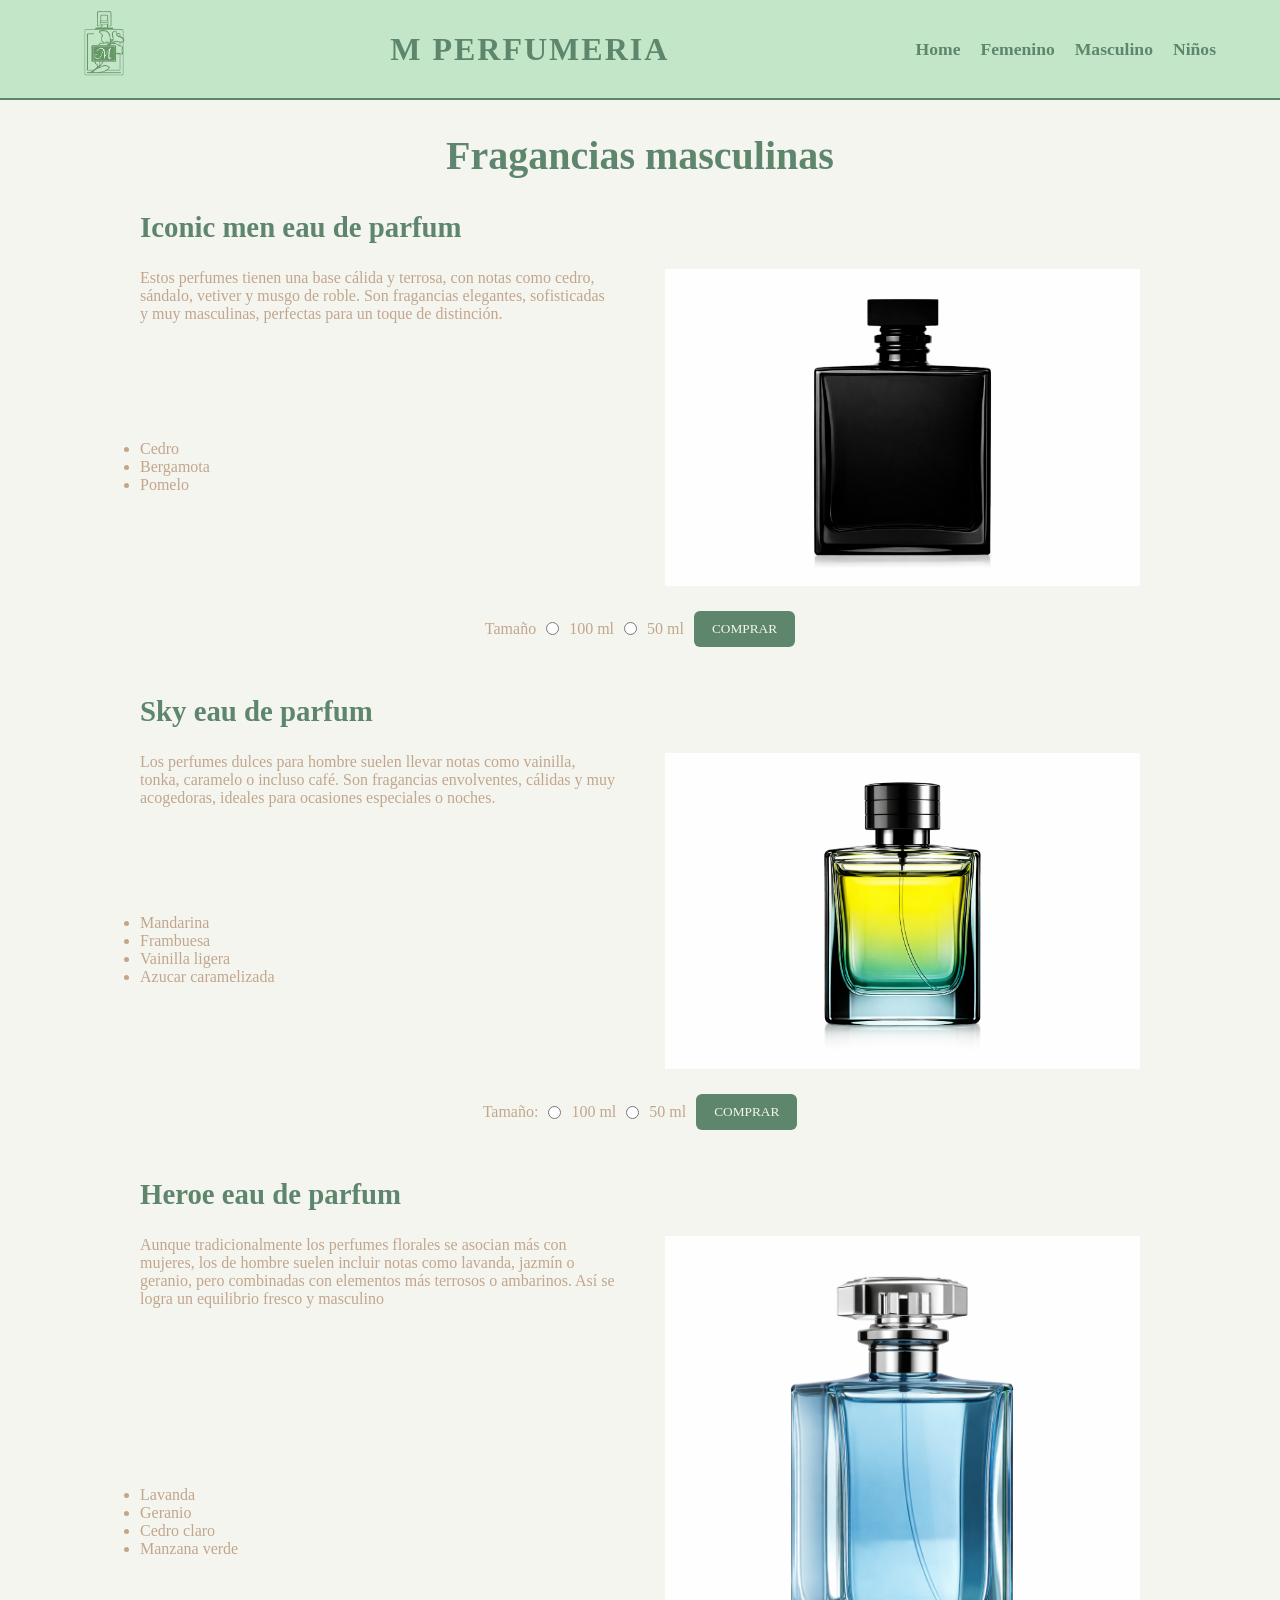
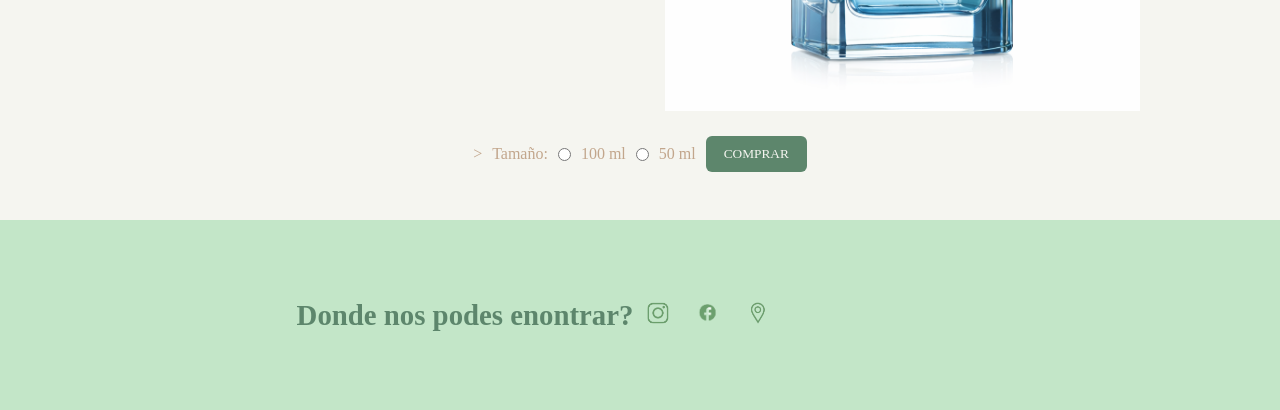
<file: pages/hombres.html>
<!DOCTYPE html>
<html lang="en">

<head>
    <meta charset="UTF-8">
    <meta name="viewport" content="width=device-width, initial-scale=1.0">
    <meta name="description"
        content="Descubrí nuestra colección de perfumes para hombre. Desde fragancias amaderadas y sofisticadas hasta notas frescas y cítricas para el día a día en M Perfumería.">
    <title>Hombres-M perfumeria</title>
    <link rel="stylesheet" href="../css/estilos.css">
</head>

<body>
    <header class="fondo">
        <a href=""><img class="logo" src="../img/logo.png" alt="Logo de marca"></a>
        <h1>M PERFUMERIA</h1>
        <nav>
            <ul>
                <li><a href="../index.html">Home</a></li>
                <li><a href="./mujer.html">Femenino</a></li>
                <li><a href="#">Masculino</a></li>
                <li><a href="./niños.html">Niños</a></li>
            </ul>
        </nav>
    </header>


    <main>
        <h2>Fragancias masculinas</h2>
        <div class="hombre1">
            <img class="producto imgh1" src="../img/hombre_amaderado.png"
                alt="perfume iconic men, fragancia amaderada con notas de cedro, bergamota y pomelo">
            <h3 class="tituloh1">Iconic men eau de parfum</h3>
            <form class="tipografia comprah1" action="/submit" method="post">

                <label for="Tamaño">Tamaño</label>
                <input type="radio">
                <label for="">100 ml</label>
                <input type="radio">
                <label for="">50 ml</label>
                <input type="submit" value="COMPRAR">
            </form>

            <p class="tipografia textoh1">Estos perfumes tienen una base cálida y terrosa, con notas como cedro,
                sándalo, vetiver y musgo de roble. Son fragancias
                elegantes, sofisticadas y muy masculinas, perfectas para un toque de distinción.</p>
            <ul class="tipografia ingredientesh1">
                <li>Cedro</li>
                <li>Bergamota</li>
                <li>Pomelo</li>
            </ul>
        </div>


        <div class="hombre2">
            <img class="producto imgh2" src="../img/hombre_dulce.png"
                alt="perfume sky men, fragancia dulce, con notas de mandarina, frambuesa, vainilla ligera y azucar caramelizada">
            <h3 class="tituloh2">Sky eau de parfum </h3>
            <form class="tipografia comprah2 " action="/submit" method="post">
                <label for="tamaño">Tamaño:</label>
                <input type="radio">
                <label for="">100 ml</label>
                <input type="radio">
                <label for="">50 ml</label>
                <input type="submit" value="COMPRAR">
            </form>

            <p class="tipografia textoh2">Los perfumes dulces para hombre suelen llevar notas como vainilla, tonka,
                caramelo o incluso café. Son fragancias
                envolventes, cálidas y muy acogedoras, ideales para ocasiones especiales o noches. </p>
            <ul class="tipografia ingredientesh2">
                <li>Mandarina</li>
                <li>Frambuesa</li>
                <li>Vainilla ligera</li>
                <li>Azucar caramelizada</li>
            </ul>
        </div>

        <div class="hombre3">
            <img class="producto imgh3" src="../img/hombre_floral.png"
                alt="perfume Heroe, fragancia floral, con notas lavanda, geranio, cedro claro y manzana verde">
            <h3 class="tituloh3">Heroe eau de parfum</h3>
            <form class="tipografia comprah3" action="/submit" method="post">>
                <label for="tamaño">Tamaño:</label>
                <input type="radio">
                <label for="">100 ml</label>
                <input type="radio">
                <label for="">50 ml</label>
                <input type="submit" value="COMPRAR">
            </form>

            <p class="tipografia textoh3">Aunque tradicionalmente los perfumes florales se asocian más con mujeres, los
                de hombre suelen incluir notas como
                lavanda, jazmín o geranio, pero combinadas con elementos más terrosos o ambarinos. Así se logra un
                equilibrio fresco y
                masculino</p>

            <ul class="tipografia ingredientesh3">
                <li>Lavanda</li>
                <li>Geranio</li>
                <li>Cedro claro</li>
                <li>Manzana verde</li>
            </ul>
        </div>


    </main>

    <footer class="fondo">
        <h3>Donde nos podes enontrar?</h3>
        <a href=""><img class="redes" src="../img/instagram.png" alt="instagram"></a>
        <a href=""><img class="redes" src="../img/facebook.png" alt="facebook"></a>
        <a href=""><img class="redes" src="../img/ubicacion.png" alt="ubicación"></a>
        <iframe
            src="https://www.google.com/maps/embed?pb=!1m18!1m12!1m3!1d3284.718202139475!2d-58.43477722565514!3d-34.585996256560136!2m3!1f0!2f0!3f0!3m2!1i1024!2i768!4f13.1!3m3!1m2!1s0x95bcc945173b3dd7%3A0xe8a347bb55df550c!2sCoderhouse!5e0!3m2!1ses!2sar!4v1768933037406!5m2!1ses!2sar"
            width="200" height="150" style="border:0;" allowfullscreen="" loading="lazy"
            referrerpolicy="no-referrer-when-downgrade"></iframe>

    </footer>

</body>

</html>
</file>
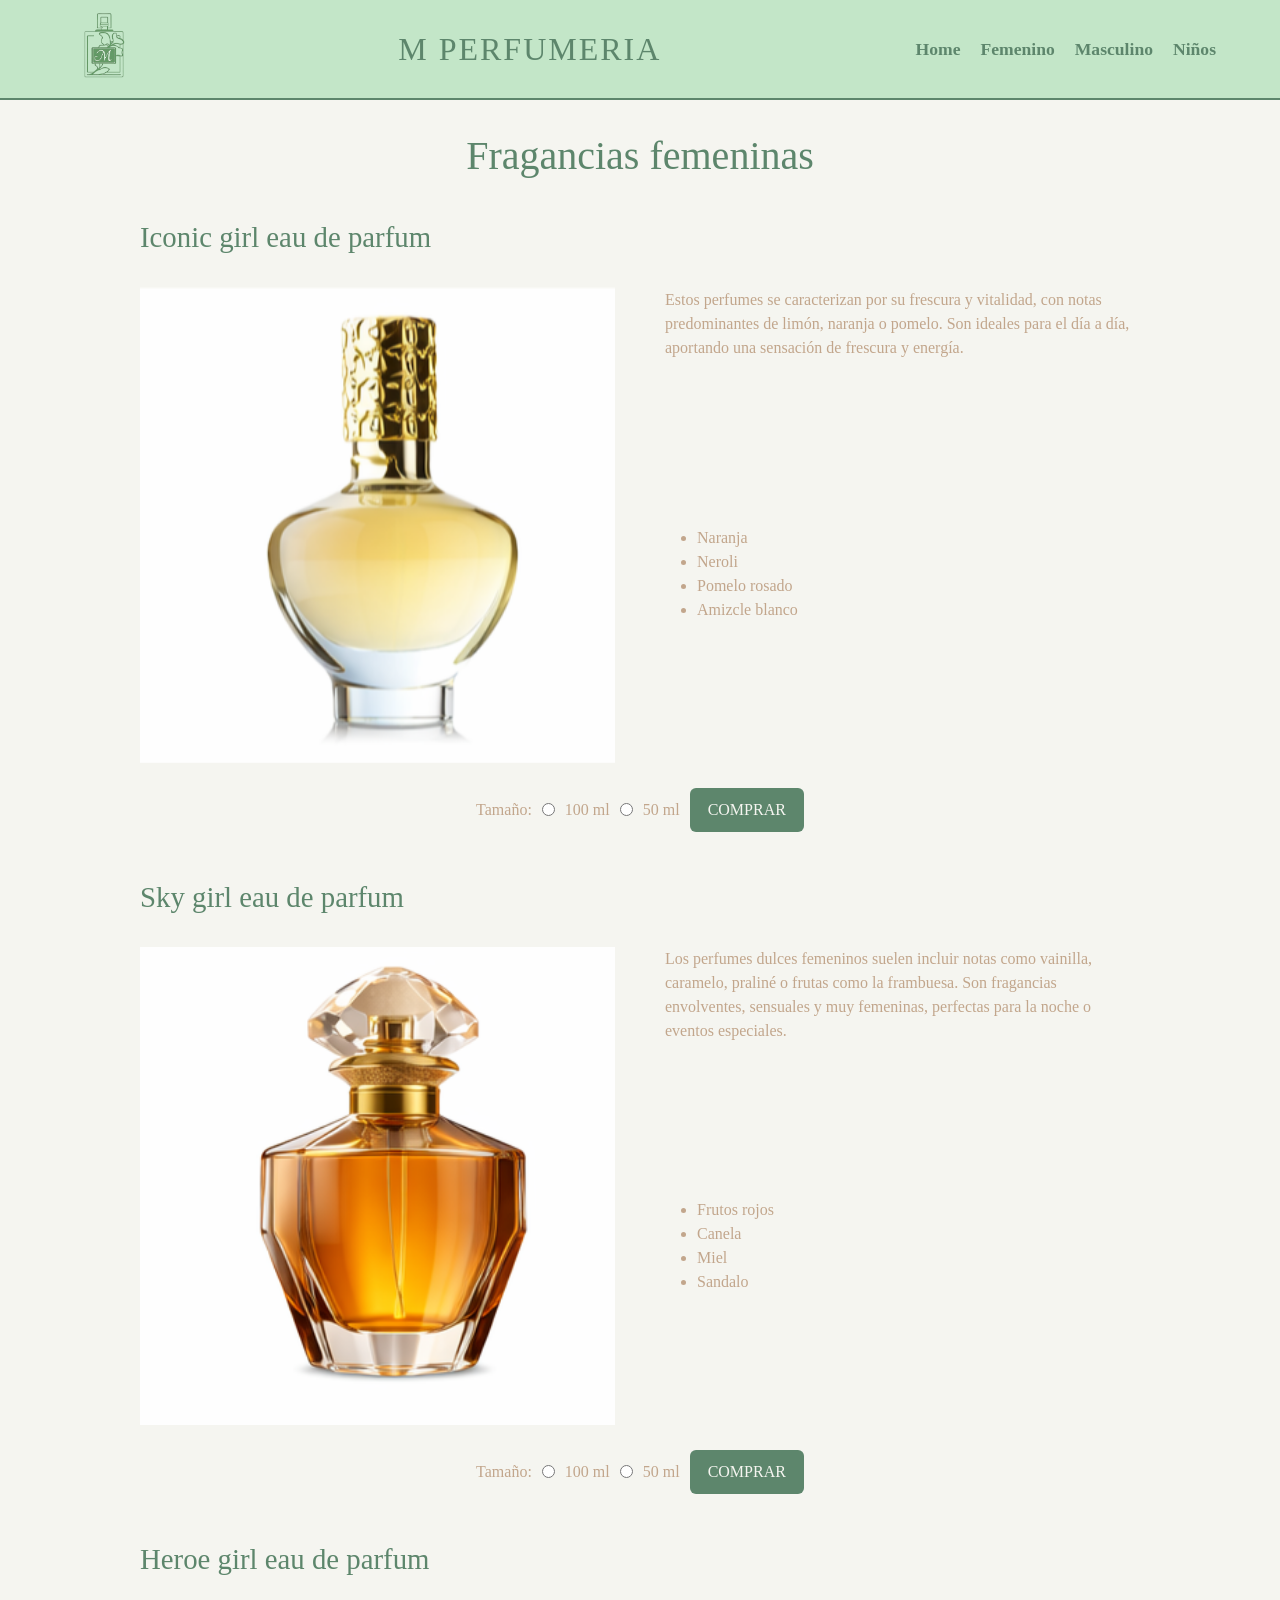
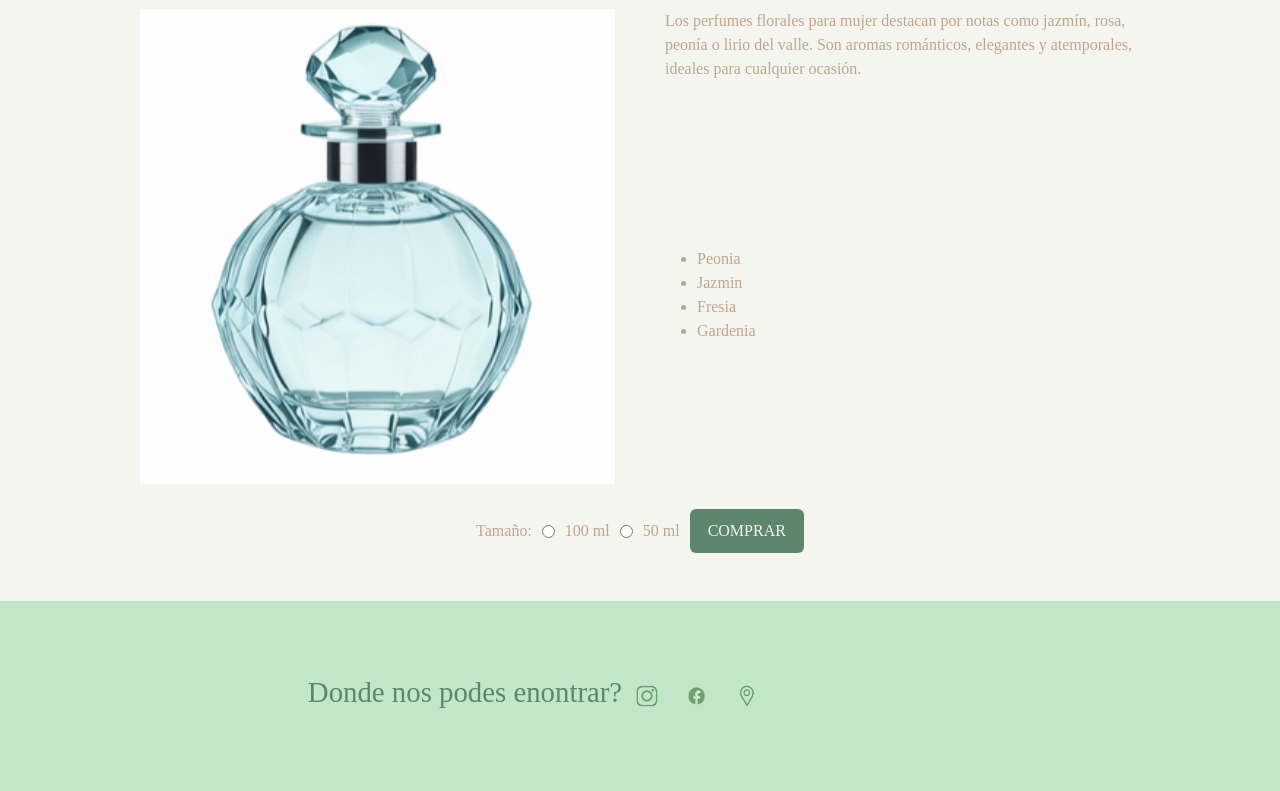
<file: pages/mujer.html>
<!DOCTYPE html>
<html lang="en">

<head>
    <meta charset="UTF-8">
    <meta name="viewport" content="width=, initial-scale=1.0">
    <meta name="description"
        content="Explorá nuestra exclusiva colección de perfumes para mujer. Desde fragancias florales y románticas hasta notas cítricas y dulces. Encontrá tu aroma ideal en M Perfumería.">
    <title>Mujeres-M perfumeria</title>
    <!--boostrap -->
    <link href="https://cdn.jsdelivr.net/npm/bootstrap@5.3.8/dist/css/bootstrap.min.css" rel="stylesheet"
        integrity="sha384-sRIl4kxILFvY47J16cr9ZwB07vP4J8+LH7qKQnuqkuIAvNWLzeN8tE5YBujZqJLB" crossorigin="anonymous">

    <!--link css propio-->
    <link rel="stylesheet" href="../css/estilos.css">
</head>

<body>
    <header class="fondo">
        <a href=""><img class="logo" src="../img/logo.png" alt="Logo de marca"></a>
        <h1>M PERFUMERIA</h1>
        <nav>
            <ul>
                <li><a href="../index.html">Home</a></li>
                <li><a href="#">Femenino</a></li>
                <li><a href="./hombres.html">Masculino</a></li>
                <li><a href="./niños.html">Niños</a></li>
            </ul>
        </nav>
    </header>

    <main>
        <h2> Fragancias femeninas</h2>

        <div class="mujer1">
            <img class="producto imgm1" src="../img/mujer_citrico.png"
                alt="perfume iconic girl, fragancia cítrica, neroli, pomelo rosado, amizcle blanco">
            <h3 class="titulom1">Iconic girl eau de parfum</h3>
            <form class="tipografia compram1" action="/submit" method="post">
                <label for="tamaño">Tamaño:</label>
                <input type="radio">
                <label for="">100 ml</label>
                <input type="radio">
                <label for="">50 ml</label>
                <input type="submit" value="COMPRAR">
            </form>


            <p class="tipografia textom1">Estos perfumes se caracterizan por su frescura y vitalidad, con notas
                predominantes de limón,
                naranja o
                pomelo. Son ideales para el día a día, aportando una sensación de frescura y energía.</p>
            <ul class="tipografia ingredientesm1">
                <li>Naranja</li>
                <li>Neroli</li>
                <li>Pomelo rosado</li>
                <li>Amizcle blanco</li>
            </ul>
        </div>

        <div class="mujer2">
            <img class="producto imgm2" src="../img/mujer_dulce.png"
                alt="perfume sky girl, fragancia dulce con notas de canela, miel, frutos rojos y sándalo">
            <h3 class="titulom2">Sky girl eau de parfum</h3>
            <form class="tipografia compram2" action="/submit" method="post">
                <label for="tamaño">Tamaño:</label>
                <input type="radio">
                <label for="">100 ml</label>
                <input type="radio">
                <label for="">50 ml</label>
                <input type="submit" value="COMPRAR">
            </form>

            <p class="tipografia textom2">Los perfumes dulces femeninos suelen incluir notas como vainilla, caramelo,
                praliné o frutas como la
                frambuesa. Son
                fragancias envolventes, sensuales y muy femeninas, perfectas para la noche o eventos especiales.</p>
            <ul class="tipografia ingredientesm2">
                <li>Frutos rojos</li>
                <li>Canela</li>
                <li>Miel</li>
                <li>Sandalo</li>

            </ul>
        </div>

        <div class="mujer3">
            <img class="producto imgm3" src="../img/mujer_floral.png"
                alt="perfume heroe girl, fragancia loral con notas de peonia, jazmín, fresia y gardenias">
            <h3 class="titulom3">Heroe girl eau de parfum</h3>
            <form class="tipografia compram3" action="/submit" method="post">
                <label for="tamaño">Tamaño:</label>
                <input type="radio">
                <label for="">100 ml</label>
                <input type="radio">
                <label for="">50 ml</label>
                <input type="submit" value="COMPRAR">
            </form>

            <p class="tipografia textom3">Los perfumes florales para mujer destacan por notas como jazmín, rosa, peonía
                o
                lirio del valle. Son aromas
                románticos, elegantes y atemporales, ideales para cualquier ocasión.
            </p>
            <ul class="tipografia ingredientesm3">
                <li>Peonia</li>
                <li>Jazmin</li>
                <li>Fresia</li>
                <li>Gardenia</li>
            </ul>
        </div>
    </main>

    <footer class="fondo">
        <h3>Donde nos podes enontrar?</h3>
        <a href=""><img class="redes" src="../img/instagram.png" alt="instagram"></a>
        <a href=""><img class="redes" src="../img/facebook.png" alt="facebook"></a>
        <a href=""><img class="redes" src="../img/ubicacion.png" alt="ubicación"></a>
        <iframe
            src="https://www.google.com/maps/embed?pb=!1m18!1m12!1m3!1d3284.718202139475!2d-58.43477722565514!3d-34.585996256560136!2m3!1f0!2f0!3f0!3m2!1i1024!2i768!4f13.1!3m3!1m2!1s0x95bcc945173b3dd7%3A0xe8a347bb55df550c!2sCoderhouse!5e0!3m2!1ses!2sar!4v1768933037406!5m2!1ses!2sar"
            width="200" height="150" style="border:0;" allowfullscreen="" loading="lazy"
            referrerpolicy="no-referrer-when-downgrade"></iframe>

    </footer>

    <!--javascript de boostrap-->
    <script src="https://cdn.jsdelivr.net/npm/bootstrap@5.3.8/dist/js/bootstrap.bundle.min.js"
        integrity="sha384-FKyoEForCGlyvwx9Hj09JcYn3nv7wiPVlz7YYwJrWVcXK/BmnVDxM+D2scQbITxI"
        crossorigin="anonymous"></script>

</body>

</html>
</file>
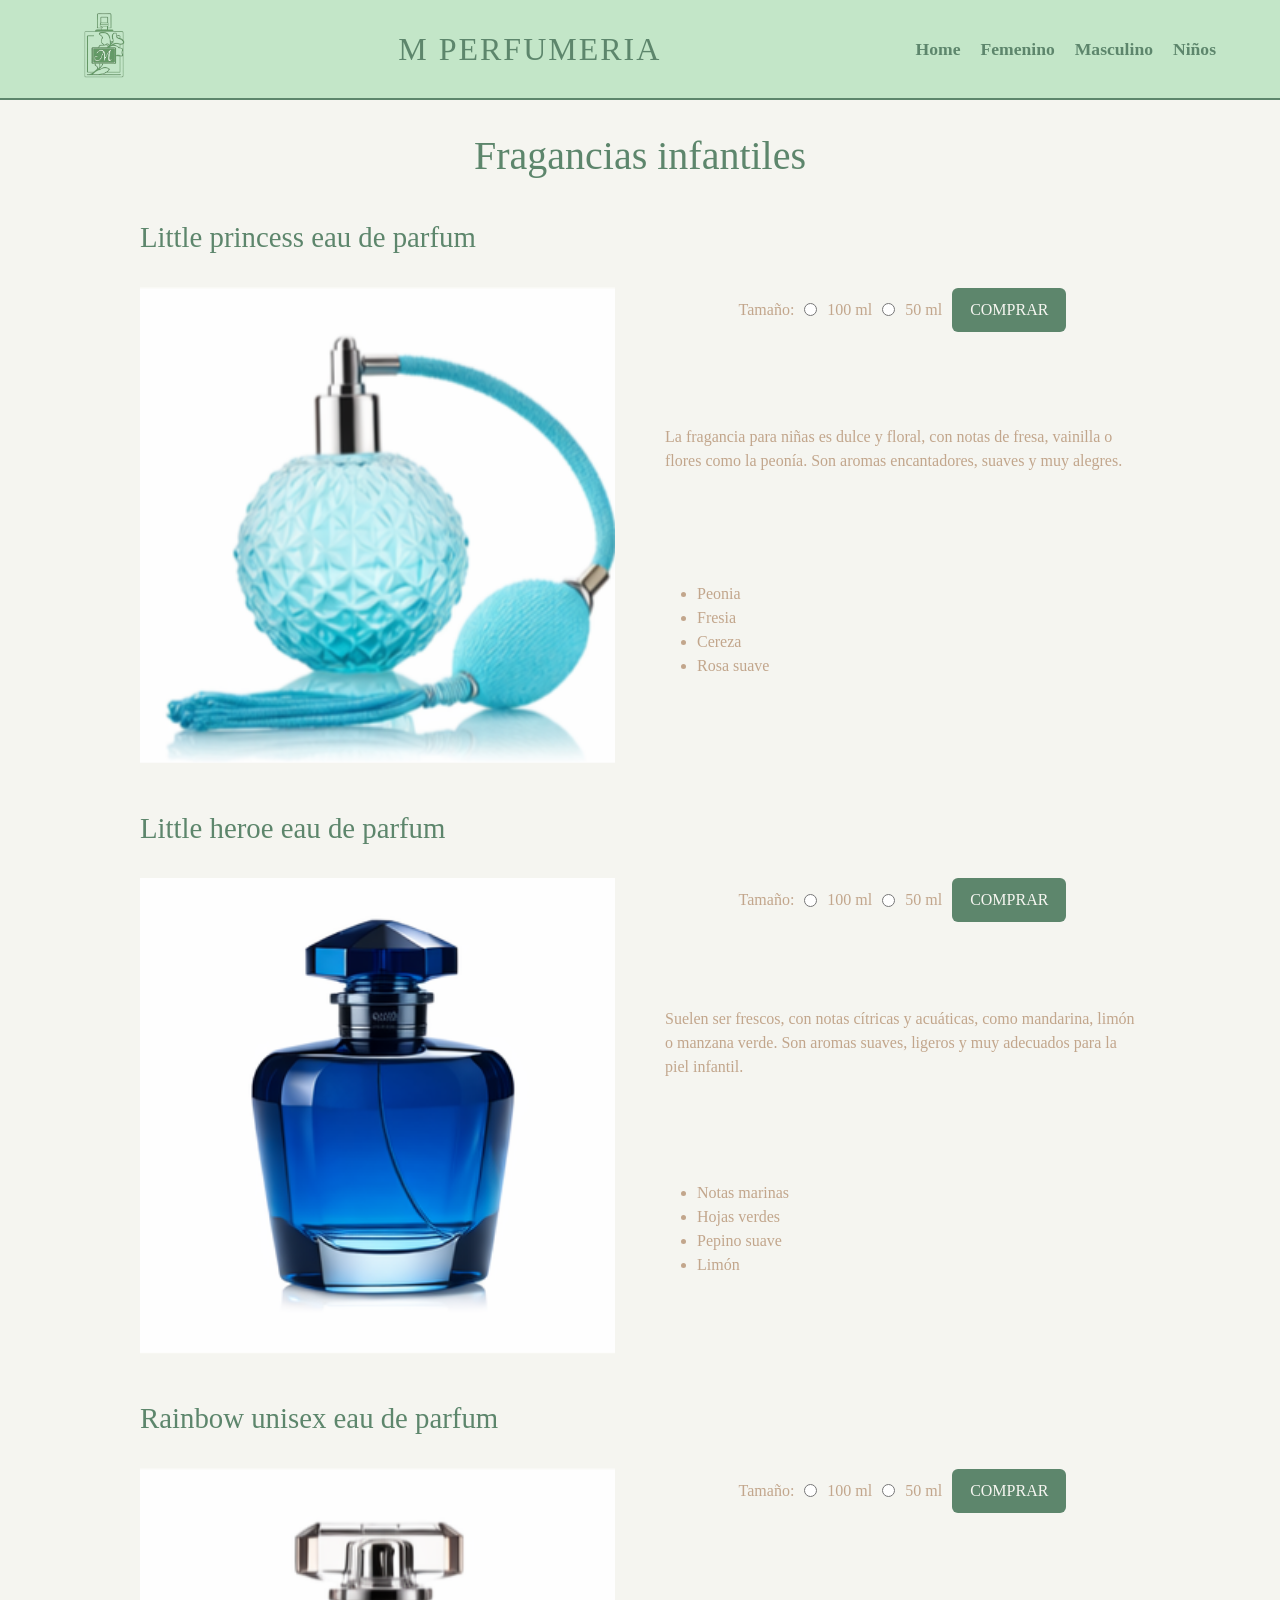
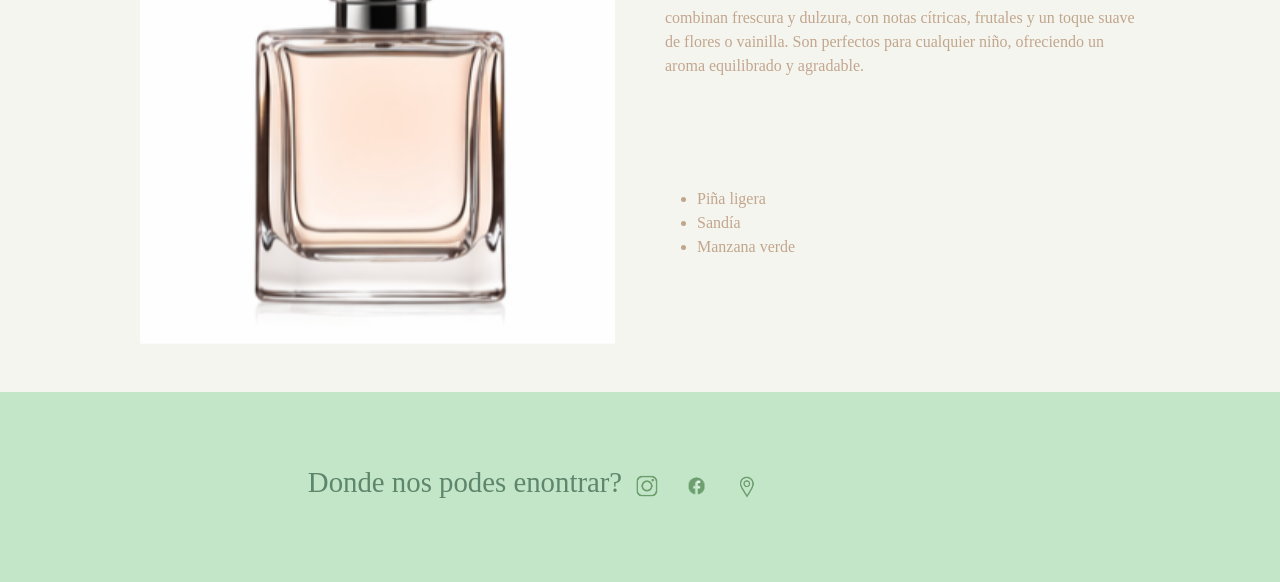
<file: pages/niños.html>
<!DOCTYPE html>
<html lang="en">

<head>
    <meta charset="UTF-8">
    <meta name="viewport" content="width=device-width, initial-scale=1.0">
    <meta name="description"
        content="Explorá fragancias infantiles suaves y alegres. Perfumes para niños y niñas con notas frutales, marinas y dulces, diseñados con cuidado en M Perfumería.">

    <title>Niños-M perfumeria</title>
    <!--boostrap -->
    <link href="https://cdn.jsdelivr.net/npm/bootstrap@5.3.8/dist/css/bootstrap.min.css" rel="stylesheet"
        integrity="sha384-sRIl4kxILFvY47J16cr9ZwB07vP4J8+LH7qKQnuqkuIAvNWLzeN8tE5YBujZqJLB" crossorigin="anonymous">

    <!--link css propio-->
    <link rel="stylesheet" href="../css/estilos.css">
</head>

<body>
    <header class="fondo">
        <a href=""><img class="logo" src="../img/logo.png" alt="Logo de marca"></a>
        <h1>M PERFUMERIA</h1>
        <nav>
            <ul>
                <li><a href="../index.html">Home</a></li>
                <li><a href="./mujer.html">Femenino</a></li>
                <li><a href="./hombres.html">Masculino</a></li>
                <li><a href="#">Niños</a></li>
            </ul>
        </nav>
    </header>

    <main>
        <h2>Fragancias infantiles</h2>

        <div class="nena">
            <img class="producto imga" src="../img/niña.png"
                alt="perfume little princess, fragancia para niñas, con notas de peonia, fresa, cereza y frecia suave">
            <h3 class="tituloa">Little princess eau de parfum</h3>
            <form class="tipografia compraa" action="/submit" method="post">
                <label for="tamaño">Tamaño:</label>
                <input type="radio">
                <label for="">100 ml</label>
                <input type="radio">
                <label for="">50 ml</label>
                <input type="submit" value="COMPRAR">
            </form>

            <p class="tipografia textoa">La fragancia para niñas es dulce y floral, con notas de fresa, vainilla o
                flores como la peonía. Son aromas
                encantadores, suaves y muy alegres.</p>
            <ul class="tipografia ingredientesa">
                <li>Peonia</li>
                <li>Fresia</li>
                <li>Cereza</li>
                <li>Rosa suave</li>
            </ul>
        </div>


        <div class="nene">
            <img class="producto imge" src="../img/niño.png"
                alt="perfume little heroe, fragancia para niños con notas marinas, hojas verdes, pepino y limón">
            <h3 class="tituloe">Little heroe eau de parfum</h3>
            <form class="tipografia comprae" action="/submit" method="post">
                <label for="tamaño">Tamaño:</label>
                <input type="radio">
                <label for="">100 ml</label>
                <input type="radio">
                <label for="">50 ml</label>
                <input type="submit" value="COMPRAR">
            </form>

            <p class="tipografia textoe">Suelen ser frescos, con notas cítricas y acuáticas, como mandarina, limón o
                manzana verde.
                Son
                aromas suaves, ligeros y muy adecuados para la piel infantil.</p>
            <ul class="tipografia ingredientese">
                <li>Notas marinas</li>
                <li>Hojas verdes</li>
                <li>Pepino suave</li>
                <li>Limón</li>
            </ul>
        </div>

        <div class="unisex">
            <img class="producto imgx" src="../img/unisex.png"
                alt="perfume unisex rainbow, fragancia unisex con notas de piña ligera, sandía y manzana verde">
            <h3 class="titulox">Rainbow unisex eau de parfum</h3>
            <form class="tipografia comprax" action="/submit" method="post">
                <label for="tamaño">Tamaño:</label>
                <input type="radio">
                <label for="">100 ml</label>
                <input type="radio">
                <label for="">50 ml</label>
                <input type="submit" value="COMPRAR">
            </form>

            <p class="tipografia textox">combinan frescura y dulzura, con notas cítricas, frutales y un toque suave de
                flores o
                vainilla. Son perfectos para cualquier niño, ofreciendo un aroma equilibrado y agradable.</p>
            <ul class="tipografia ingredientesx">
                <li>Piña ligera</li>
                <li>Sandía </li>
                <li>Manzana verde</li>
            </ul>
        </div>
    </main>

    <footer class="fondo">
        <h3>Donde nos podes enontrar?</h3>
        <a href=""><img class="redes" src="../img/instagram.png" alt="instagram"></a>
        <a href=""><img class="redes" src="../img/facebook.png" alt="facebook"></a>
        <a href=""><img class="redes" src="../img/ubicacion.png" alt="ubicación"></a>
        <iframe
            src="https://www.google.com/maps/embed?pb=!1m18!1m12!1m3!1d3284.718202139475!2d-58.43477722565514!3d-34.585996256560136!2m3!1f0!2f0!3f0!3m2!1i1024!2i768!4f13.1!3m3!1m2!1s0x95bcc945173b3dd7%3A0xe8a347bb55df550c!2sCoderhouse!5e0!3m2!1ses!2sar!4v1768933037406!5m2!1ses!2sar"
            width="200" height="150" style="border:0;" allowfullscreen="" loading="lazy"
            referrerpolicy="no-referrer-when-downgrade"></iframe>
    </footer>

    <!--javascript de boostrap-->
    <script src="https://cdn.jsdelivr.net/npm/bootstrap@5.3.8/dist/js/bootstrap.bundle.min.js"
        integrity="sha384-FKyoEForCGlyvwx9Hj09JcYn3nv7wiPVlz7YYwJrWVcXK/BmnVDxM+D2scQbITxI"
        crossorigin="anonymous"></script>

</body>

</html>
</file>
<file: css/estilos.css>
@charset "UTF-8";
* {
  margin: 0;
  padding: 0;
  box-sizing: border-box;
}

html, body {
  max-width: 100vw;
  overflow-x: hidden;
  width: 100%;
  background-color: #F5F5F0;
  font-family: "Andada Pro", serif;
}

h1 {
  color: #5D866C;
  font-family: "Playfair Display", serif;
  font-size: 2.2rem;
}

h2 {
  color: #5D866C;
  font-family: "Playfair Display", serif;
  font-size: 2.5rem;
  text-align: center;
  padding: 2rem 0;
}

h3 {
  color: #5D866C;
  font-family: "Playfair Display", serif;
  font-size: 1.8rem;
}

p, .tipografia, ul, label {
  color: #C2A68C;
  font-family: "Andada Pro", serif;
}

header {
  display: flex;
  align-items: center;
  justify-content: space-between;
  padding: 10px 5%;
  height: 100px;
  background-color: #c3e6c8;
  border-bottom: 2px solid #5D866C;
}
header .logo {
  width: 80px;
  height: auto;
  transition: transform 0.3s ease;
}
header .logo:hover {
  transform: rotate(5deg) scale(1.1);
}
header h1 {
  color: #5D866C;
  font-family: "Playfair Display", serif;
  font-size: 2rem;
  margin: 0;
  text-transform: uppercase;
  letter-spacing: 2px;
}
@keyframes brilloDestello {
  0%, 100% {
    color: #5D866C;
    text-shadow: none;
  }
  50% {
    color: #F5F5F0;
    text-shadow: 0 0 10px #F5F5F0, 0 0 20px #F5F5F0;
  }
}
header h1 {
  animation: brilloDestello 3s infinite ease-in-out;
}
header nav ul {
  display: flex;
  list-style: none;
  margin: 0;
  padding: 0;
  gap: 20px;
}
header nav ul li a {
  text-decoration: none;
  color: #5D866C;
  font-family: "Andada Pro", serif;
  font-weight: bold;
  font-size: 1.1rem;
  transition: color 0.3s ease;
}
header nav ul li a:hover {
  color: #C2A68C;
  text-decoration: underline;
}
@media (max-width: 480px) {
  header {
    flex-direction: column;
    height: auto;
    padding: 20px;
    text-align: center;
    gap: 15px;
  }
  header h1 {
    font-size: 1.5rem;
  }
  header nav ul {
    flex-direction: row;
    justify-content: center;
    flex-wrap: wrap;
    gap: 10px;
  }
  header nav ul li {
    margin: 0;
  }
}

.hombre1,
.hombre2,
.hombre3 {
  display: grid;
  grid-template-areas: "titulo titulo" "texto img" "ingredientes img" "compra compra";
  grid-template-columns: 1fr 1fr;
  grid-template-rows: auto auto auto auto;
  column-gap: 5%;
  row-gap: 25px;
  width: 90%;
  max-width: 1000px;
  margin: 0 auto;
  padding-bottom: 3rem;
  align-items: start;
}
@media (max-width: 1024px) {
  .hombre1,
  .hombre2,
  .hombre3 {
    grid-template-columns: 1fr;
    grid-template-areas: "titulo" "img" "texto" "ingredientes" "compra";
    text-align: center;
  }
}

.mujer1,
.mujer2,
.mujer3 {
  display: grid;
  grid-template-areas: "titulo titulo" "img texto" "img ingredientes" "compra compra";
  grid-template-columns: 1fr 1fr;
  grid-template-rows: auto auto auto auto;
  column-gap: 5%;
  row-gap: 25px;
  width: 90%;
  max-width: 1000px;
  margin: 0 auto;
  padding-bottom: 3rem;
  align-items: start;
}
@media (max-width: 1024px) {
  .mujer1,
  .mujer2,
  .mujer3 {
    grid-template-columns: 1fr;
    grid-template-areas: "titulo" "img" "texto" "ingredientes" "compra";
    text-align: center;
  }
}

.nena,
.nene,
.unisex {
  display: grid;
  grid-template-areas: "titulo titulo" "img compra" "img texto" "img ingredientes";
  grid-template-columns: 1fr 1fr;
  grid-template-rows: auto auto auto auto;
  column-gap: 5%;
  row-gap: 25px;
  width: 90%;
  max-width: 1000px;
  margin: 0 auto;
  padding-bottom: 3rem;
  align-items: start;
}
@media (max-width: 1024px) {
  .nena,
  .nene,
  .unisex {
    grid-template-columns: 1fr;
    grid-template-areas: "titulo" "img" "texto" "ingredientes" "compra";
    text-align: center;
  }
}

.tituloh1,
.tituloh2,
.tituloh3,
.titulom1,
.titulom2,
.titulom3,
.tituloe,
.tituloa,
.titulox {
  grid-area: titulo;
}

.imgh1,
.imgh2,
.imgh3,
.imgm1,
.imgm2,
.imgm3,
.imga,
.imge,
.imgx {
  grid-area: img;
  width: 100%;
}
.imgh1 img,
.imgh2 img,
.imgh3 img,
.imgm1 img,
.imgm2 img,
.imgm3 img,
.imga img,
.imge img,
.imgx img {
  width: 100%;
  height: auto;
  border-radius: 8px;
}

.textoh1,
.textoh2,
.textoh3,
.textom1,
.textom2,
.textom3,
.textoa,
.textoe,
.textox {
  grid-area: texto;
}

.ingredientesh1,
.ingredientesh2,
.ingredientesh3,
.ingredientesm1,
.ingredientesm2,
.ingredientesm3,
.ingredientesa,
.ingredientese,
.ingredientesx {
  grid-area: ingredientes;
}

.comprah1,
.comprah2,
.comprah3,
.compram1,
.compram2,
.compram3,
.compraa,
.comprae,
.comprax {
  grid-area: compra;
  display: flex;
  justify-content: center;
  align-items: center;
  gap: 10px;
}
.comprah1 input[type=submit],
.comprah2 input[type=submit],
.comprah3 input[type=submit],
.compram1 input[type=submit],
.compram2 input[type=submit],
.compram3 input[type=submit],
.compraa input[type=submit],
.comprae input[type=submit],
.comprax input[type=submit] {
  background-color: #5D866C;
  color: #F5F5F0;
  border: none;
  padding: 10px 18px;
  border-radius: 6px;
  cursor: pointer;
  font-family: "Andada Pro", serif;
  transition: transform 0.2s;
}
.comprah1 input[type=submit]:hover,
.comprah2 input[type=submit]:hover,
.comprah3 input[type=submit]:hover,
.compram1 input[type=submit]:hover,
.compram2 input[type=submit]:hover,
.compram3 input[type=submit]:hover,
.compraa input[type=submit]:hover,
.comprae input[type=submit]:hover,
.comprax input[type=submit]:hover {
  transform: scale(1.05);
}

footer {
  background-color: #c3e6c8;
  min-height: 80px;
  display: flex;
  align-items: center;
  justify-content: center;
  width: 100%;
  padding: 20px;
}
footer .redes {
  width: 30px;
  height: 30px;
  margin: 0 10px;
  object-fit: contain;
}

@media (max-width: 480px) {
  footer {
    flex-direction: column;
    gap: 20px;
    text-align: center;
  }
}
/* 1. ANIMACIÓN DE ENTRADA (Al cargar la página) */
@keyframes aparecer {
  from {
    opacity: 0;
    transform: translateY(30px);
  }
  to {
    opacity: 1;
    transform: translateY(0);
  }
}
/* 2. ANIMACIÓN DE REVELADO (Al hacer scroll) */
@keyframes revelarElemento {
  from {
    opacity: 0;
    scale: 0.9;
  }
  to {
    opacity: 1;
    scale: 1;
  }
}
/* APLICACIÓN A LOS PRODUCTOS */
/* Como en tu HTML tenés <img class="producto ...">, esto activará el efecto lento */
.producto {
  animation: aparecer 1.8s ease-out; /* 1.8 segundos para que sea bien lento */
  animation-fill-mode: both;
}

/* EFECTO DE SCROLL (Opcional, suma puntos para el final) */
/* Esto hace que los títulos y fotos se revelen mientras bajás la pantalla */
[class^=img] img, [class^=img], [class^=titulo] img, [class^=titulo] {
  animation: revelarElemento linear both;
  animation-timeline: view();
  animation-range: entry 10% cover 30%;
}

/* ESTILO DEL BOTÓN (Para asegurar que no se rompa nada) */
input[type=submit] {
  transition: transform 0.3s ease;
}
input[type=submit]:hover {
  transform: scale(1.05);
}

/*# sourceMappingURL=estilos.css.map */
</file>
